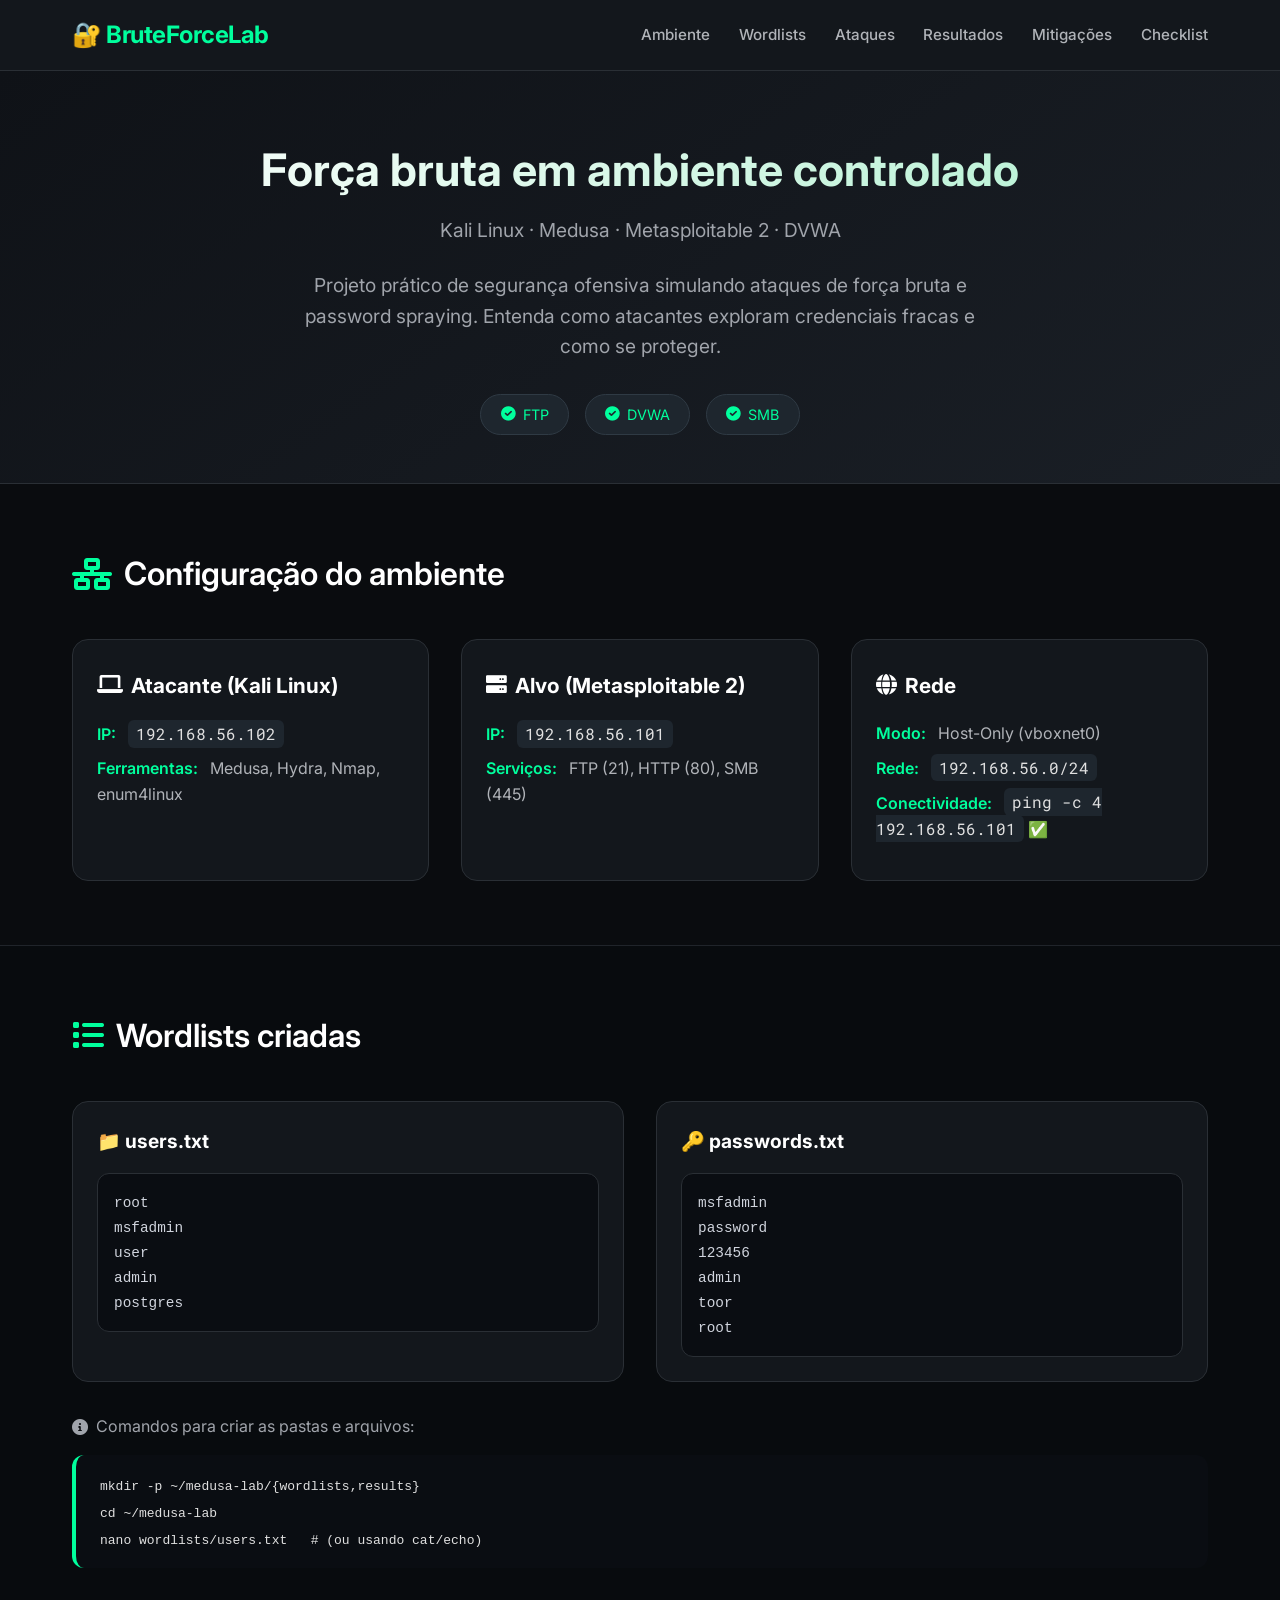
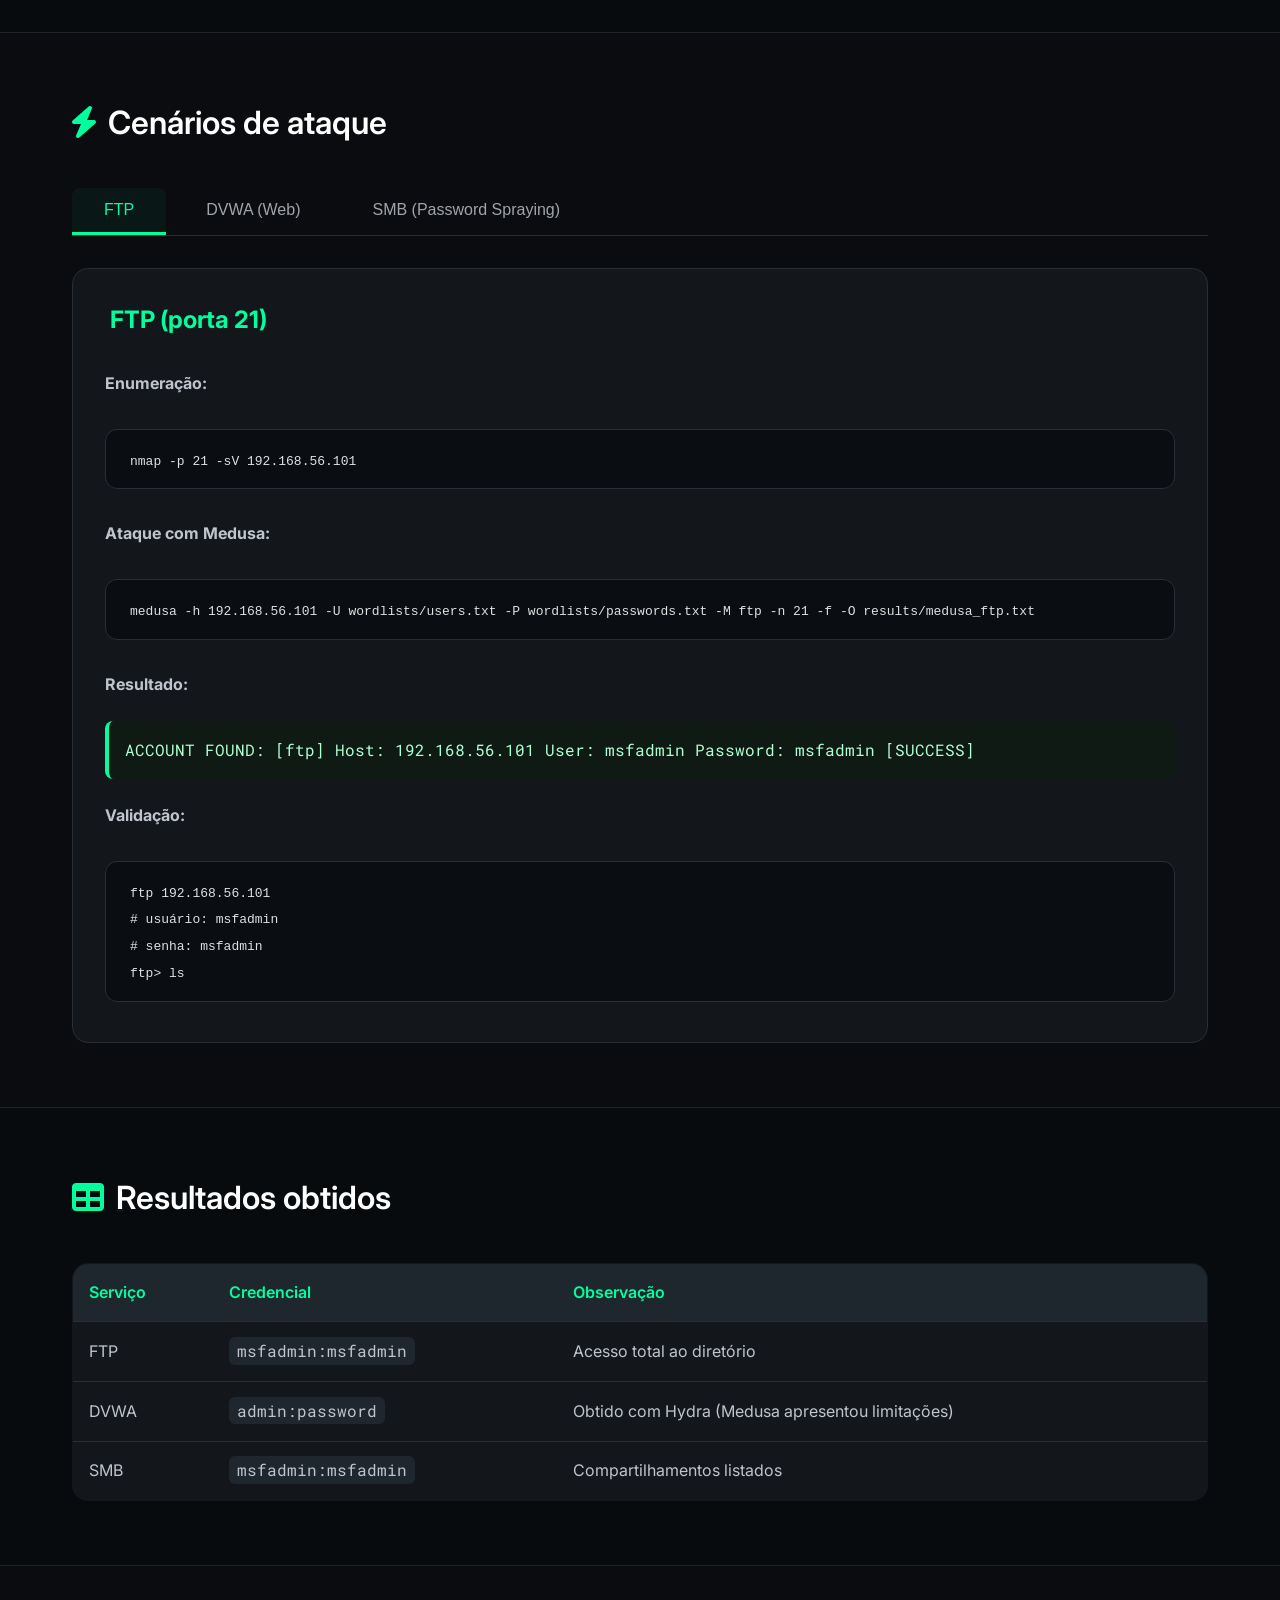
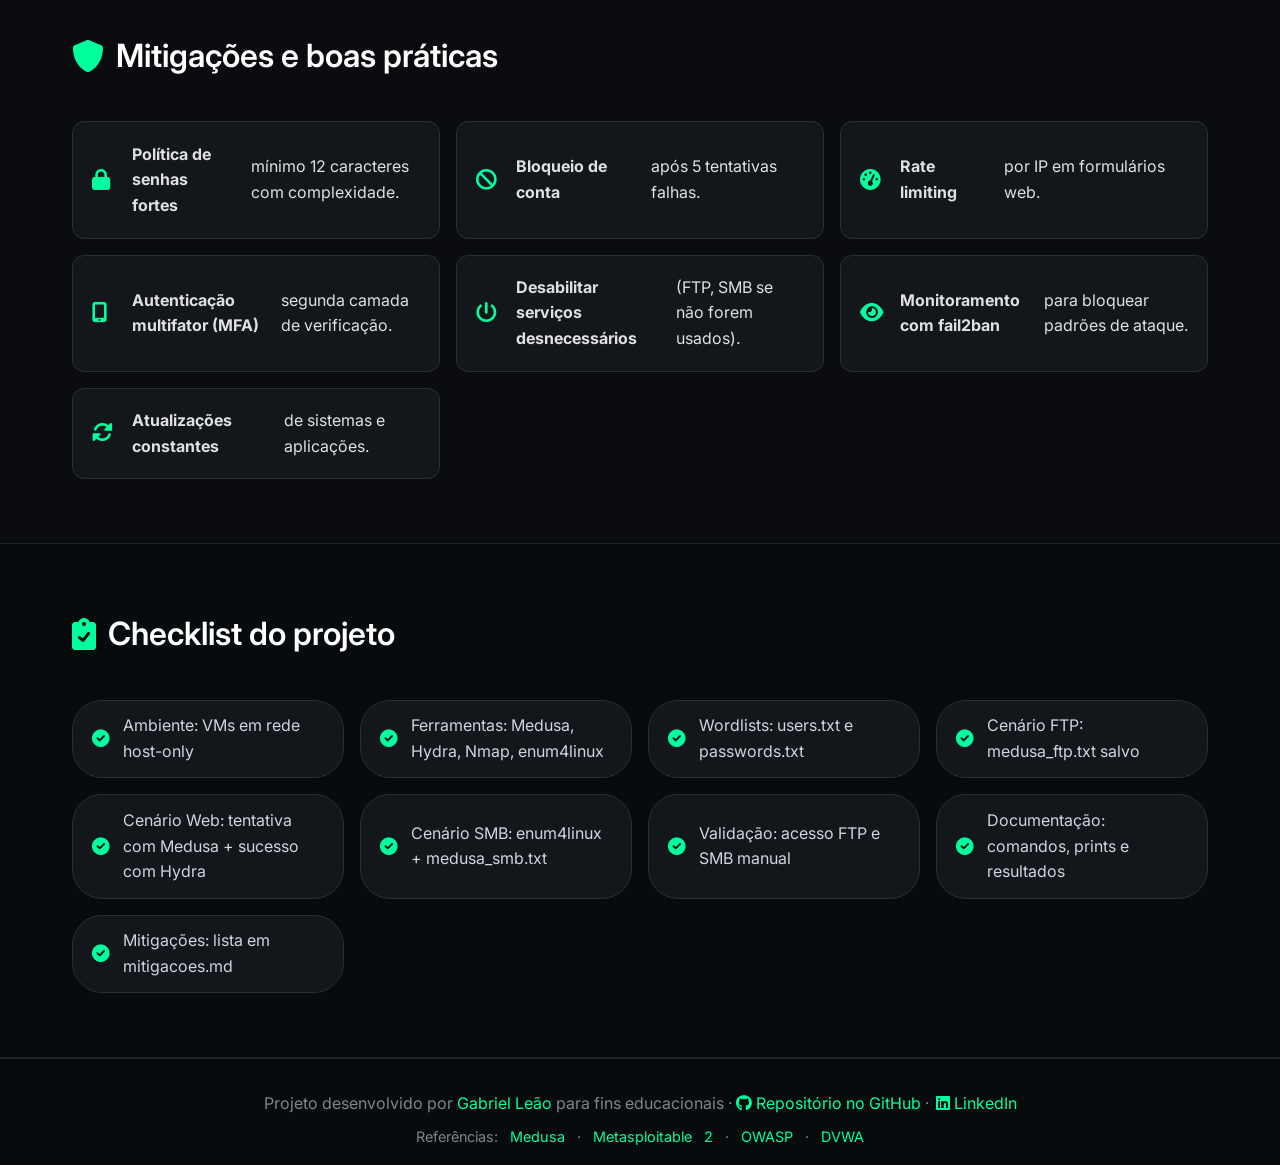
<file: index.html>
<!DOCTYPE html>
<html lang="pt-BR">
<head>
    <meta charset="UTF-8">
    <meta name="viewport" content="width=device-width, initial-scale=1.0">
    <title>Brute Force Attack Lab · Documentação</title>
    <!-- Fontes e ícones -->
    <link rel="preconnect" href="https://fonts.googleapis.com">
    <link rel="preconnect" href="https://fonts.gstatic.com" crossorigin>
    <link href="https://fonts.googleapis.com/css2?family=Inter:opsz@14..32&family=Roboto+Mono&display=swap" rel="stylesheet">
    <link rel="stylesheet" href="https://cdnjs.cloudflare.com/ajax/libs/font-awesome/6.0.0-beta3/css/all.min.css">
    <link rel="shortcut icon" href="imagens/favicon.ico" type="image/x-icon">
    <link rel="stylesheet" href="design/style.css">
</head>
<body>
    <nav class="navbar">
        <div class="container nav-container">
            <a href="#" class="logo">🔐 BruteForceLab</a>
            <ul class="nav-links">
                <li><a href="#ambiente">Ambiente</a></li>
                <li><a href="#wordlists">Wordlists</a></li>
                <li><a href="#ataques">Ataques</a></li>
                <li><a href="#resultados">Resultados</a></li>
                <li><a href="#mitigacoes">Mitigações</a></li>
                <li><a href="#checklist">Checklist</a></li>
            </ul>
        </div>
    </nav>

    <header class="hero">
        <div class="container">
            <h1>Força bruta em ambiente controlado</h1>
            <p>Kali Linux · Medusa · Metasploitable 2 · DVWA</p>
            <p class="hero-description">Projeto prático de segurança ofensiva simulando ataques de força bruta e password spraying. Entenda como atacantes exploram credenciais fracas e como se proteger.</p>
            <div class="hero-badges">
                <span class="badge"><i class="fas fa-check-circle"></i> FTP</span>
                <span class="badge"><i class="fas fa-check-circle"></i> DVWA</span>
                <span class="badge"><i class="fas fa-check-circle"></i> SMB</span>
            </div>
        </div>
    </header>

    <main>
        <!-- Ambiente -->
        <section id="ambiente" class="section">
            <div class="container">
                <h2 class="section-title"><i class="fas fa-network-wired"></i> Configuração do ambiente</h2>
                <div class="env-grid">
                    <div class="env-card">
                        <h3><i class="fas fa-laptop"></i> Atacante (Kali Linux)</h3>
                        <p><span class="label">IP:</span> <code>192.168.56.102</code></p>
                        <p><span class="label">Ferramentas:</span> Medusa, Hydra, Nmap, enum4linux</p>
                    </div>
                    <div class="env-card">
                        <h3><i class="fas fa-server"></i> Alvo (Metasploitable 2)</h3>
                        <p><span class="label">IP:</span> <code>192.168.56.101</code></p>
                        <p><span class="label">Serviços:</span> FTP (21), HTTP (80), SMB (445)</p>
                    </div>
                    <div class="env-card">
                        <h3><i class="fas fa-globe"></i> Rede</h3>
                        <p><span class="label">Modo:</span> Host-Only (vboxnet0)</p>
                        <p><span class="label">Rede:</span> <code>192.168.56.0/24</code></p>
                        <p><span class="label">Conectividade:</span> <code>ping -c 4 192.168.56.101</code> ✅</p>
                    </div>
                </div>
            </div>
        </section>

        <!-- Wordlists -->
        <section id="wordlists" class="section bg-darker">
            <div class="container">
                <h2 class="section-title"><i class="fas fa-list"></i> Wordlists criadas</h2>
                <div class="wordlists-grid">
                    <div class="wordlist-card">
                        <h3>📁 users.txt</h3>
                        <pre><code>root
msfadmin
user
admin
postgres</code></pre>
                    </div>
                    <div class="wordlist-card">
                        <h3>🔑 passwords.txt</h3>
                        <pre><code>msfadmin
password
123456
admin
toor
root</code></pre>
                    </div>
                </div>
                <p class="note"><i class="fas fa-info-circle"></i> Comandos para criar as pastas e arquivos:</p>
                <pre class="code-block"><code>mkdir -p ~/medusa-lab/{wordlists,results}
cd ~/medusa-lab
nano wordlists/users.txt   # (ou usando cat/echo)</code></pre>
            </div>
        </section>

        <!-- Cenários de ataque (abas interativas) -->
        <section id="ataques" class="section">
            <div class="container">
                <h2 class="section-title"><i class="fas fa-bolt"></i> Cenários de ataque</h2>
                <div class="tabs">
                    <button class="tab-button active" data-tab="ftp">FTP</button>
                    <button class="tab-button" data-tab="dvwa">DVWA (Web)</button>
                    <button class="tab-button" data-tab="smb">SMB (Password Spraying)</button>
                </div>
                <div id="tab-content" class="tab-content">
                    <!-- O conteúdo será preenchido via JavaScript -->
                </div>
            </div>
        </section>

        <!-- Resultados -->
        <section id="resultados" class="section bg-darker">
            <div class="container">
                <h2 class="section-title"><i class="fas fa-table"></i> Resultados obtidos</h2>
                <div class="table-responsive">
                    <table>
                        <thead>
                            <tr><th>Serviço</th><th>Credencial</th><th>Observação</th></tr>
                        </thead>
                        <tbody>
                            <tr><td>FTP</td><td><code>msfadmin:msfadmin</code></td><td>Acesso total ao diretório</td></tr>
                            <tr><td>DVWA</td><td><code>admin:password</code></td><td>Obtido com Hydra (Medusa apresentou limitações)</td></tr>
                            <tr><td>SMB</td><td><code>msfadmin:msfadmin</code></td><td>Compartilhamentos listados</td></tr>
                        </tbody>
                    </table>
                </div>
            </div>
        </section>

        <!-- Mitigações -->
        <section id="mitigacoes" class="section">
            <div class="container">
                <h2 class="section-title"><i class="fas fa-shield-alt"></i> Mitigações e boas práticas</h2>
                <ul class="mitigations-list">
                    <li><i class="fas fa-lock"></i> <strong>Política de senhas fortes</strong>mínimo 12 caracteres com complexidade.</li>
                    <li><i class="fas fa-ban"></i> <strong>Bloqueio de conta</strong> após 5 tentativas falhas.</li>
                    <li><i class="fas fa-tachometer-alt"></i> <strong>Rate limiting</strong> por IP em formulários web.</li>
                    <li><i class="fas fa-mobile-alt"></i> <strong>Autenticação multifator (MFA)</strong>segunda camada de verificação.</li>
                    <li><i class="fas fa-power-off"></i> <strong>Desabilitar serviços desnecessários</strong> (FTP, SMB se não forem usados).</li>
                    <li><i class="fas fa-eye"></i> <strong>Monitoramento com fail2ban</strong> para bloquear padrões de ataque.</li>
                    <li><i class="fas fa-sync-alt"></i> <strong>Atualizações constantes</strong> de sistemas e aplicações.</li>
                </ul>
            </div>
        </section>

        <!-- Checklist -->
        <section id="checklist" class="section bg-darker">
            <div class="container">
                <h2 class="section-title"><i class="fas fa-clipboard-check"></i> Checklist do projeto</h2>
                <div class="checklist-grid">
                    <div class="checklist-item"><i class="fas fa-check-circle"></i> Ambiente: VMs em rede host-only</div>
                    <div class="checklist-item"><i class="fas fa-check-circle"></i> Ferramentas: Medusa, Hydra, Nmap, enum4linux</div>
                    <div class="checklist-item"><i class="fas fa-check-circle"></i> Wordlists: users.txt e passwords.txt</div>
                    <div class="checklist-item"><i class="fas fa-check-circle"></i> Cenário FTP: medusa_ftp.txt salvo</div>
                    <div class="checklist-item"><i class="fas fa-check-circle"></i> Cenário Web: tentativa com Medusa + sucesso com Hydra</div>
                    <div class="checklist-item"><i class="fas fa-check-circle"></i> Cenário SMB: enum4linux + medusa_smb.txt</div>
                    <div class="checklist-item"><i class="fas fa-check-circle"></i> Validação: acesso FTP e SMB manual</div>
                    <div class="checklist-item"><i class="fas fa-check-circle"></i> Documentação: comandos, prints e resultados</div>
                    <div class="checklist-item"><i class="fas fa-check-circle"></i> Mitigações: lista em mitigacoes.md</div>
                </div>
            </div>
        </section>
    </main>

    <footer class="footer">
        <div class="container">
            <p>Projeto desenvolvido por <a href="https://www.instagram.com/gabbriel_leao/" target="_blank">Gabriel Leão</a> para fins educacionais · <a href="https://github.com/gabriel-leao-git/Brute-Force-Attack" target="_blank"><i class="fab fa-github"></i> Repositório no GitHub</a> · <a class="especifico" href="https://www.linkedin.com/in/gabriel-le%C3%A3o-rio-de-janeiro-br/" target="_blank"><i class="fab fa-linkedin"></i> LinkedIn</a></p>
           
            <p class="refs">Referências: <a href="http://foofus.net/goons/jmk/medusa/medusa.html" target="_blank">Medusa</a> · <a href="https://www.exploit-db.com/docs/english/18222-metasploitable-2-exploitability-guide.pdf" target="_blank">Metasploitable 2</a> · <a href="https://owasp.org/www-community/attacks/Brute_force_attack" target="_blank">OWASP</a> · <a href="https://dvwa.co.uk/" target="_blank">DVWA</a></p>
        </div>
    </footer>

    <script src="JS/interacao.js"></script>
</body>
</html>
</file>
<file: design/style.css>
* {
    margin: 0;
    padding: 0;
    box-sizing: border-box;
}

body {
    font-family: 'Inter', sans-serif;
    background-color: #0a0c0f;
    color: #e0e0e0;
    line-height: 1.6;
    scroll-behavior: smooth;
}

.container {
    max-width: 1200px;
    margin: 0 auto;
    padding: 0 2rem;
}

/* Navbar */
.navbar {
    background-color: #13171c;
    padding: 1rem 0;
    position: sticky;
    top: 0;
    z-index: 100;
    border-bottom: 1px solid #2a2f35;
    backdrop-filter: blur(5px);
}

.nav-container {
    display: flex;
    justify-content: space-between;
    align-items: center;
    flex-wrap: wrap;
}

.logo {
    font-size: 1.5rem;
    font-weight: 700;
    color: #00ff9d;
    text-decoration: none;
    letter-spacing: -0.5px;
}

.nav-links {
    list-style: none;
    display: flex;
    gap: 1.8rem;
    flex-wrap: wrap;
}

.nav-links a {
    color: #b0b3b8;
    text-decoration: none;
    font-weight: 500;
    transition: color 0.2s;
    font-size: 0.95rem;
}

.nav-links a:hover {
    color: #00ff9d;
}

/* Hero */
.hero {
    padding: 4rem 0 3rem;
    text-align: center;
    background: linear-gradient(145deg, #0f1217 0%, #1a1f26 100%);
    border-bottom: 1px solid #2a2f35;
}

.hero h1 {
    font-size: 2.8rem;
    font-weight: 700;
    background: linear-gradient(135deg, #fff 0%, #b0f0d0 100%);
    -webkit-background-clip: text;
    -webkit-text-fill-color: transparent;
    margin-bottom: 0.5rem;
}

.hero p {
    font-size: 1.2rem;
    color: #a0a4ab;
    margin-bottom: 1.5rem;
}

.hero-description {
    max-width: 700px;
    margin: 1rem auto;
    font-size: 1rem;
    color: #c0c4cc;
}

.hero-badges {
    display: flex;
    gap: 1rem;
    justify-content: center;
    margin-top: 2rem;
    flex-wrap: wrap;
}

.badge {
    background-color: #1e262e;
    padding: 0.5rem 1.2rem;
    border-radius: 30px;
    font-size: 0.9rem;
    color: #00ff9d;
    border: 1px solid #2f3a44;
    display: inline-flex;
    align-items: center;
    gap: 0.5rem;
}

.badge i {
    font-size: 0.9rem;
}

/* Sections */
.section {
    padding: 4rem 0;
    border-bottom: 1px solid #20242a;
}

.bg-darker {
    background-color: #080b0e;
}

.section-title {
    font-size: 2rem;
    font-weight: 600;
    margin-bottom: 2.5rem;
    display: flex;
    align-items: center;
    gap: 0.75rem;
    color: #ffffff;
}

.section-title i {
    color: #00ff9d;
}

/* Environment cards */
.env-grid {
    display: grid;
    grid-template-columns: repeat(auto-fit, minmax(250px, 1fr));
    gap: 2rem;
}

.env-card {
    background-color: #13171c;
    border: 1px solid #2a2f35;
    border-radius: 16px;
    padding: 1.8rem 1.5rem;
    transition: transform 0.2s, box-shadow 0.2s;
}

.env-card:hover {
    transform: translateY(-4px);
    box-shadow: 0 10px 20px rgba(0,255,157,0.1);
    border-color: #00ff9d40;
}

.env-card h3 {
    font-size: 1.3rem;
    margin-bottom: 1.2rem;
    color: #ffffff;
    display: flex;
    align-items: center;
    gap: 0.5rem;
}

.env-card p {
    margin-bottom: 0.5rem;
    color: #b0b3b8;
}

.env-card .label {
    color: #00ff9d;
    font-weight: 600;
    margin-right: 0.5rem;
}

.env-card code {
    background: #1e262e;
    padding: 0.2rem 0.5rem;
    border-radius: 6px;
    font-family: 'Roboto Mono', monospace;
    color: #e0e0e0;
}

/* Wordlists */
.wordlists-grid {
    display: grid;
    grid-template-columns: repeat(auto-fit, minmax(280px, 1fr));
    gap: 2rem;
    margin-bottom: 2rem;
}

.wordlist-card {
    background-color: #13171c;
    border-radius: 16px;
    padding: 1.5rem;
    border: 1px solid #2a2f35;
}

.wordlist-card h3 {
    color: #ffffff;
    margin-bottom: 1rem;
    font-size: 1.2rem;
}

.wordlist-card pre {
    background: #0a0d12;
    padding: 1rem;
    border-radius: 12px;
    overflow-x: auto;
    font-family: 'Roboto Mono', monospace;
    font-size: 0.9rem;
    color: #d0d4dd;
    border: 1px solid #2a2f35;
}

.note {
    color: #a0a4ab;
    margin-bottom: 1rem;
    display: flex;
    align-items: center;
    gap: 0.5rem;
}

.code-block {
    background: #0a0d12;
    padding: 1rem 1.5rem;
    border-radius: 12px;
    border-left: 4px solid #00ff9d;
    font-family: 'Roboto Mono', monospace;
    overflow-x: auto;
    color: #e0e0e0;
}

/* Tabs */
.tabs {
    display: flex;
    gap: 0.5rem;
    border-bottom: 1px solid #2a2f35;
    margin-bottom: 2rem;
    flex-wrap: wrap;
}

.tab-button {
    background: transparent;
    border: none;
    padding: 0.8rem 2rem;
    font-size: 1rem;
    font-weight: 500;
    color: #a0a4ab;
    cursor: pointer;
    transition: all 0.2s;
    border-radius: 8px 8px 0 0;
    border-bottom: 3px solid transparent;
}

.tab-button.active {
    color: #00ff9d;
    border-bottom-color: #00ff9d;
    background-color: rgba(0,255,157,0.05);
}

.tab-content {
    background: #13171c;
    border-radius: 16px;
    padding: 2rem;
    border: 1px solid #2a2f35;
}

.attack-detail {
    display: flex;
    flex-direction: column;
    gap: 1.5rem;
}

.attack-detail h3 {
    color: #00ff9d;
    font-size: 1.5rem;
    margin-bottom: 0.5rem;
}

.attack-detail p {
    color: #c0c4cc;
}

.attack-detail pre {
    background: #0a0d12;
    padding: 1rem 1.5rem;
    border-radius: 12px;
    font-family: 'Roboto Mono', monospace;
    overflow-x: auto;
    border: 1px solid #2a2f35;
    margin: 0.5rem 0;
}

.attack-detail .result-box {
    background: #0f1a14;
    border-left: 4px solid #00ff9d;
    padding: 1rem;
    border-radius: 8px;
    color: #b0ffd0;
    font-family: 'Roboto Mono', monospace;
}

/* Table */
.table-responsive {
    overflow-x: auto;
}

table {
    width: 100%;
    border-collapse: collapse;
    background: #13171c;
    border-radius: 16px;
    overflow: hidden;
    border: 1px solid #2a2f35;
}

th {
    background-color: #1e262e;
    color: #00ff9d;
    font-weight: 600;
    padding: 1rem;
    text-align: left;
}

td {
    padding: 1rem;
    border-top: 1px solid #2a2f35;
    color: #c0c4cc;
}

td code {
    background: #1e262e;
    padding: 0.2rem 0.5rem;
    border-radius: 6px;
    font-family: 'Roboto Mono', monospace;
}

/* Mitigações list */
.mitigations-list {
    list-style: none;
    display: grid;
    gap: 1rem;
    grid-template-columns: repeat(auto-fit, minmax(280px, 1fr));
}

.mitigations-list li {
    background: #13171c;
    border: 1px solid #2a2f35;
    border-radius: 12px;
    padding: 1.2rem;
    display: flex;
    align-items: center;
    gap: 1rem;
    transition: border-color 0.2s;
}

.mitigations-list li:hover {
    border-color: #00ff9d40;
}

.mitigations-list i {
    color: #00ff9d;
    font-size: 1.3rem;
    min-width: 1.5rem;
}

/* Checklist */
.checklist-grid {
    display: grid;
    grid-template-columns: repeat(auto-fit, minmax(240px, 1fr));
    gap: 1rem;
}

.checklist-item {
    background: #13171c;
    border: 1px solid #2a2f35;
    border-radius: 30px;
    padding: 0.8rem 1.2rem;
    display: flex;
    align-items: center;
    gap: 0.8rem;
    color: #d0d4dd;
}

.checklist-item i {
    color: #00ff9d;
    font-size: 1.1rem;
}

/*extra*/
.especifico {
    padding-left: 3px;
}

/* Footer */
.footer {
    background-color: #080b0e;
    padding: 2rem 0;
    text-align: center;
    color: #80858c;
    border-top: 1px solid #20242a;
}

.footer a {
    color: #00ff9d;
    text-decoration: none;
    transition: color 0.2s;
}

.footer a:hover {
    text-decoration: underline;
}

.refs {
    margin-top: 0.5rem;
    font-size: 0.9rem;
    word-spacing: 0.5rem;
}

/* Responsividade */
@media (max-width: 768px) {
    .nav-container {
        flex-direction: column;
        gap: 1rem;
    }
    .nav-links {
        justify-content: center;
        gap: 1rem;
    }
    .hero h1 {
        font-size: 2rem;
    }
    .section-title {
        font-size: 1.6rem;
    }
    .tabs {
        justify-content: center;
    }
    .tab-button {
        padding: 0.6rem 1rem;
        font-size: 0.9rem;
    }
}
</file>
